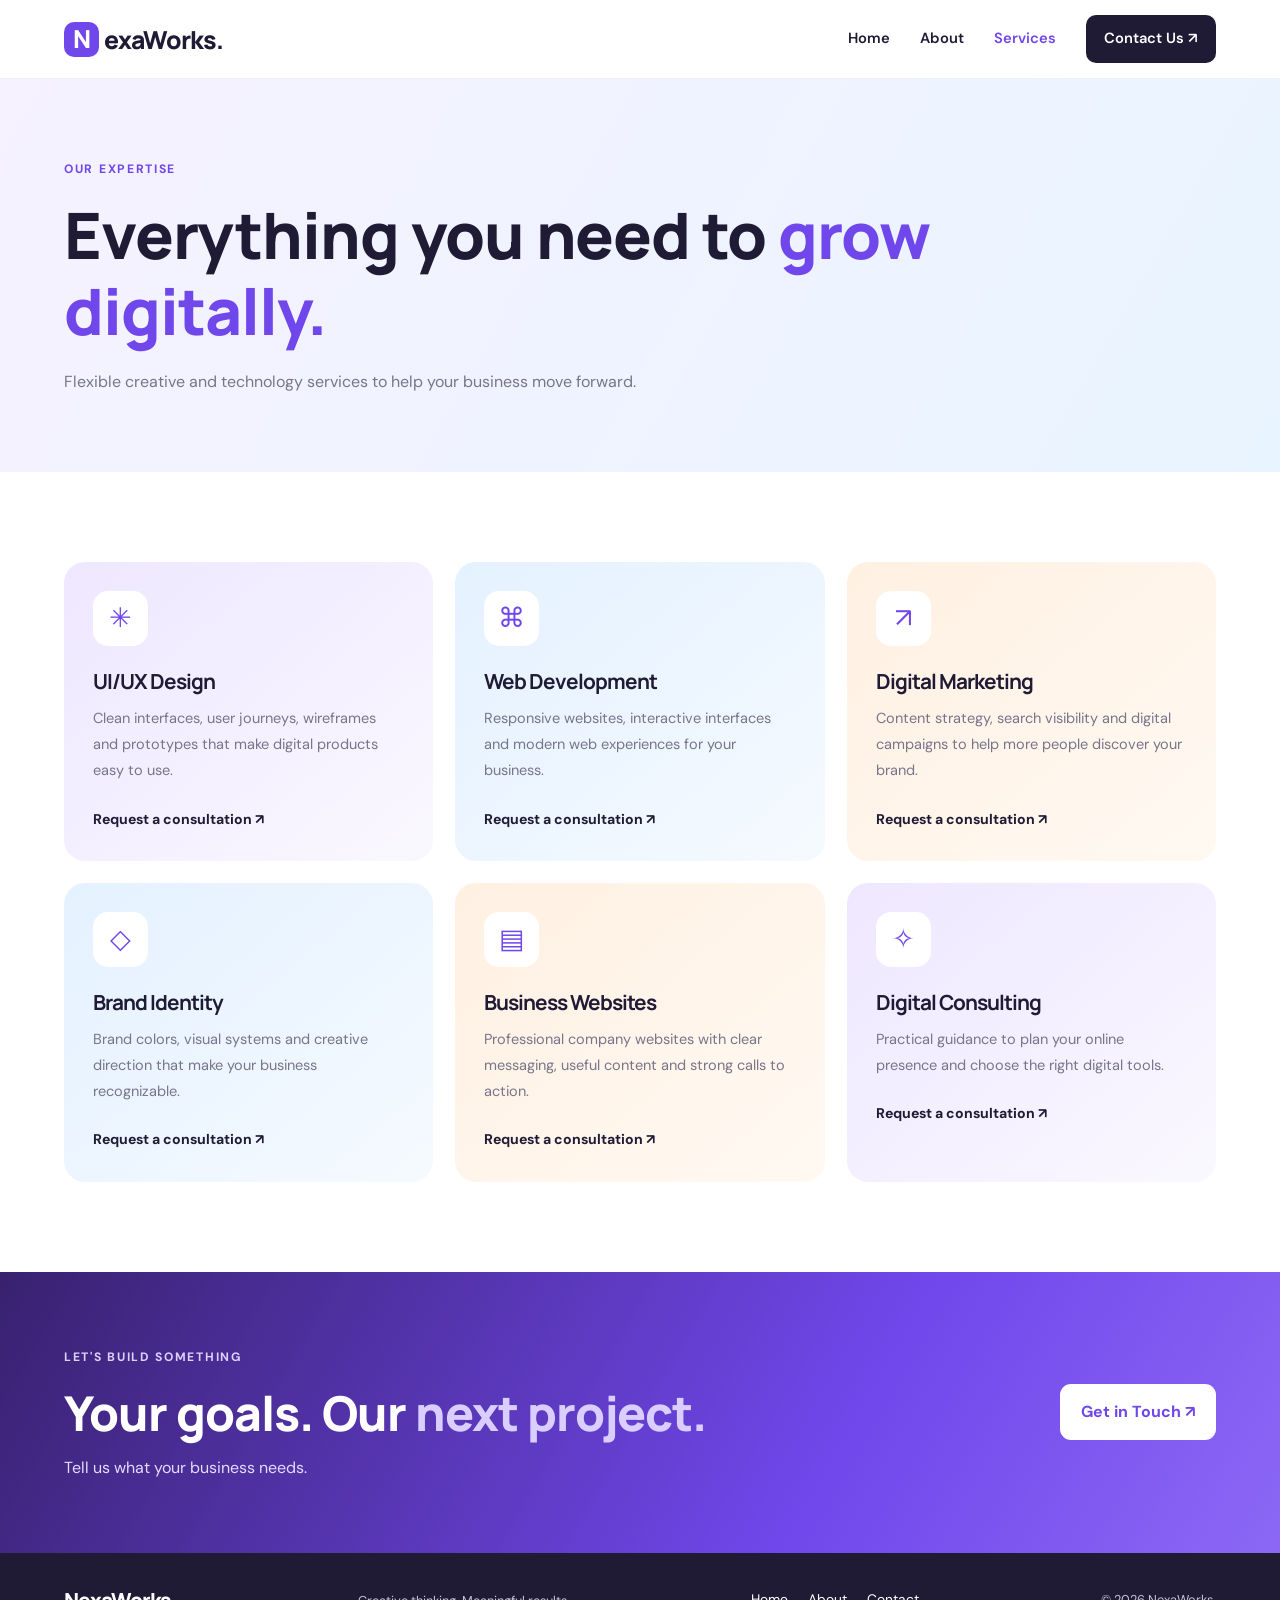
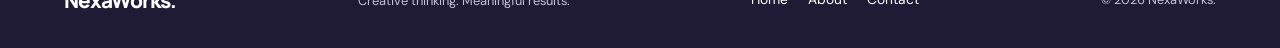
<file: services.html>
<!DOCTYPE html>
<html lang="en">
<head>
  <meta charset="UTF-8">
  <meta name="viewport" content="width=device-width, initial-scale=1.0">
  <title>Services | NexaWorks</title>
  <link rel="stylesheet" href="style.css">
  <script src="script.js" defer></script>
</head>
<body>
  <header class="header">
    <nav class="navbar container" aria-label="Main navigation">
      <a class="logo" href="index.html"><span>N</span>exaWorks.</a>
      <button class="menu-toggle" id="menuToggle" aria-label="Open menu" aria-expanded="false" aria-controls="navLinks">☰</button>
      <div class="nav-links" id="navLinks">
        <a href="index.html">Home</a><a href="about.html">About</a>
        <a class="active" href="services.html">Services</a><a class="nav-cta" href="contact.html">Contact Us ↗</a>
      </div>
    </nav>
  </header>

  <main>
    <section class="page-hero">
      <div class="container">
        <span class="eyebrow">OUR EXPERTISE</span>
        <h1>Everything you need to <span>grow digitally.</span></h1>
        <p>Flexible creative and technology services to help your business move forward.</p>
      </div>
    </section>

    <section class="section">
      <div class="container">
        <div class="card-grid">
          <article class="service-card purple">
            <div class="service-icon">✳</div><h3>UI/UX Design</h3>
            <p>Clean interfaces, user journeys, wireframes and prototypes that make digital products easy to use.</p>
            <a href="contact.html">Request a consultation ↗</a>
          </article>
          <article class="service-card blue">
            <div class="service-icon">⌘</div><h3>Web Development</h3>
            <p>Responsive websites, interactive interfaces and modern web experiences for your business.</p>
            <a href="contact.html">Request a consultation ↗</a>
          </article>
          <article class="service-card orange">
            <div class="service-icon">↗</div><h3>Digital Marketing</h3>
            <p>Content strategy, search visibility and digital campaigns to help more people discover your brand.</p>
            <a href="contact.html">Request a consultation ↗</a>
          </article>
          <article class="service-card blue">
            <div class="service-icon">◇</div><h3>Brand Identity</h3>
            <p>Brand colors, visual systems and creative direction that make your business recognizable.</p>
            <a href="contact.html">Request a consultation ↗</a>
          </article>
          <article class="service-card orange">
            <div class="service-icon">▤</div><h3>Business Websites</h3>
            <p>Professional company websites with clear messaging, useful content and strong calls to action.</p>
            <a href="contact.html">Request a consultation ↗</a>
          </article>
          <article class="service-card purple">
            <div class="service-icon">✧</div><h3>Digital Consulting</h3>
            <p>Practical guidance to plan your online presence and choose the right digital tools.</p>
            <a href="contact.html">Request a consultation ↗</a>
          </article>
        </div>
      </div>
    </section>

    <section class="home-cta"><div class="container cta-inner">
      <div><span class="eyebrow">LET'S BUILD SOMETHING</span><h2>Your goals. Our <span>next project.</span></h2><p>Tell us what your business needs.</p></div>
      <a class="btn btn-light" href="contact.html">Get in Touch ↗</a>
    </div></section>
  </main>

  <footer class="footer"><div class="container footer-inner">
    <a class="logo footer-logo" href="index.html">NexaWorks.</a><p>Creative thinking. Meaningful results.</p>
    <div class="footer-links"><a href="index.html">Home</a><a href="about.html">About</a><a href="contact.html">Contact</a></div>
    <small>© <span class="year"></span> NexaWorks.</small>
  </div></footer>
</body>
</html>
</file>
<file: style.css>
@import url('https://fonts.googleapis.com/css2?family=DM+Sans:wght@400;500;600;700&family=Manrope:wght@400;500;600;700;800&display=swap');

:root {
  --purple: #7047eb;
  --ink: #201b35;
  --muted: #77758a;
  --light: #f8f7ff;
}
* { box-sizing: border-box; margin: 0; padding: 0; }
html { scroll-behavior: smooth; scroll-padding-top: 85px; }
body { font-family: "DM Sans", sans-serif; color: var(--ink); line-height: 1.7; }
a { text-decoration: none; color: inherit; }
img { display: block; max-width: 100%; }
button, input, select, textarea { font: inherit; }
.container { width: min(1160px, 90%); margin: auto; }
.section { padding: 90px 0; }
h1, h2, h3, .logo { font-family: "Manrope", sans-serif; line-height: 1.2; letter-spacing: -1px; }
h1 { font-size: clamp(2.5rem, 5vw, 4.4rem); font-weight: 800; }
h2 { font-size: clamp(2rem, 4vw, 3rem); font-weight: 800; }
h1 span, h2 span { color: var(--purple); }
p { line-height: 1.8; }
.muted { color: var(--muted); margin-top: 18px; }
.eyebrow { color: var(--purple); font-size: .76rem; font-weight: 700; letter-spacing: 1.7px; display: inline-block; margin-bottom: 17px; }
.header { position: sticky; top: 0; z-index: 10; background: #ffffffed; backdrop-filter: blur(12px); border-bottom: 1px solid #efedf6; }
.navbar { min-height: 78px; display: flex; align-items: center; justify-content: space-between; gap: 20px; }
.logo { font-size: 1.55rem; font-weight: 800; white-space: nowrap; }
.logo > span:first-child { display: inline-grid; place-items: center; width: 35px; height: 35px; border-radius: 10px; color: white; background: var(--purple); margin-right: 5px; }
.nav-links { display: flex; align-items: center; gap: 30px; font-weight: 600; font-size: .92rem; }
.nav-links a:hover, .nav-links a.active { color: var(--purple); }
.nav-links .nav-cta { padding: 11px 18px; background: var(--ink); color: white; border-radius: 10px; }
.nav-links .nav-cta:hover { background: var(--purple); }
.menu-toggle { display: none; border: 0; background: #f0ebff; padding: 7px 12px; border-radius: 8px; font-size: 1.4rem; cursor: pointer; }
.hero { background: linear-gradient(120deg,#faf8ff,#eeebff 60%,#e7f4ff); padding: 85px 0; overflow: hidden; }
.hero-grid { display: grid; grid-template-columns: 1fr 1fr; gap: 60px; align-items: center; }
.hero p { color: var(--muted); max-width: 550px; margin-top: 22px; font-size: 1.04rem; }
.hero-actions { display: flex; align-items: center; gap: 23px; flex-wrap: wrap; margin-top: 30px; }
.btn { display: inline-flex; justify-content: center; align-items: center; gap: 12px; border: 0; border-radius: 11px; padding: 14px 21px; font-weight: 700; cursor: pointer; transition: .25s; }
.btn:hover { transform: translateY(-3px); box-shadow: 0 10px 25px #35205d25; }
.btn-primary { color: white; background: linear-gradient(130deg,#8257f4,#5932d0); }
.btn-light { background: white; color: var(--purple); white-space: nowrap; }
.text-link { font-weight: 700; font-size: .9rem; }
.text-link:hover { color: var(--purple); }
.hero-visual { position: relative; }
.hero-visual > img { width: 100%; height: 430px; object-fit: cover; border-radius: 130px 130px 22px 22px; box-shadow: 0 20px 50px #3d2b7020; }
.image-badge { position: absolute; bottom: 25px; left: -20px; padding: 16px 22px; background: white; border-radius: 13px; box-shadow: 0 12px 35px #35205d20; }
.image-badge small { color: var(--muted); }
.trust-note { margin-top: 35px; color: var(--muted); font-size: .88rem; }
.stats { border-bottom: 1px solid #efedf5; }
.stats-grid { display: grid; grid-template-columns: repeat(4,1fr); padding: 30px 0; }
.stats-grid > div { text-align: center; border-right: 1px solid #eeebf5; }
.stats-grid > div:last-child { border: 0; }
.stats-grid strong, .stats-grid span { display: block; }
.stats-grid strong { font: 800 2rem "Manrope",sans-serif; color: var(--purple); }
.stats-grid span { font-size: .86rem; color: var(--muted); }
.section-heading { display: flex; align-items: end; justify-content: space-between; gap: 30px; margin-bottom: 38px; }
.card-grid { display: grid; grid-template-columns: repeat(3,1fr); gap: 22px; }
.service-card { padding: 29px; border-radius: 21px; transition: transform .25s, box-shadow .25s; }
.service-card:hover { transform: translateY(-7px); box-shadow: 0 18px 45px #39215e14; }
.purple { background: linear-gradient(140deg,#eee7ff,#faf8ff); }
.blue { background: linear-gradient(140deg,#e4f1ff,#f5faff); }
.orange { background: linear-gradient(140deg,#fff0e2,#fff9f2); }
.service-icon { display: grid; place-items: center; width: 55px; height: 55px; border-radius: 15px; background: white; color: var(--purple); font-size: 1.7rem; margin-bottom: 23px; }
.service-card h3 { font-size: 1.3rem; margin-bottom: 12px; }
.service-card p { color: var(--muted); font-size: .91rem; margin-bottom: 20px; }
.service-card a { font-size: .88rem; font-weight: 700; }
.service-card a:hover { color: var(--purple); }
.home-cta { padding: 70px 0; color: white; background: linear-gradient(120deg,#39216f,#7047eb 65%,#8c68f5); }
.cta-inner { display: flex; justify-content: space-between; align-items: center; gap: 30px; }
.cta-inner .eyebrow { color: #ddd0ff; }
.cta-inner h2 span { color: #d9ceff; }
.cta-inner p { margin-top: 12px; color: #e3dcff; }
.page-hero { padding: 75px 0; background: linear-gradient(120deg,#f6f2ff,#e8f4ff); }
.page-hero h1 { max-width: 900px; }
.page-hero p { margin-top: 18px; color: var(--muted); max-width: 620px; }
.about-grid { display: grid; grid-template-columns: 1fr 1fr; align-items: center; gap: 65px; }
.about-photo { width: 100%; height: 410px; object-fit: cover; border-radius: 22px; }
.top-gap { margin-top: 25px; }
.soft-bg { background: #f8f7ff; }
.contact-grid { display: grid; grid-template-columns: .9fr 1.1fr; gap: 70px; align-items: start; }
.contact-detail { display: flex; gap: 14px; align-items: center; margin-top: 25px; }
.contact-detail > span { display: grid; place-items: center; width: 45px; height: 45px; border-radius: 13px; background: #eee8ff; color: var(--purple); font-size: 1.3rem; }
.contact-detail small, .contact-detail strong { display: block; }
.contact-detail small { color: var(--muted); font-size: .72rem; }
.contact-detail strong { font-size: .91rem; overflow-wrap: anywhere; }
.contact-photo { width: 100%; height: 200px; object-fit: cover; border-radius: 17px; margin-top: 30px; }
.contact-form { padding: 30px; border-radius: 21px; border: 1px solid #efedf5; box-shadow: 0 15px 45px #35205d0d; }
.contact-form label { display: block; font-size: .86rem; font-weight: 700; margin: 16px 0 7px; }
.contact-form label:first-child { margin-top: 0; }
.contact-form input, .contact-form textarea, .contact-form select { width: 100%; padding: 12px 13px; border: 1px solid #e6e2f0; border-radius: 9px; background: #fbfaff; outline: none; color: var(--ink); }
.contact-form input:focus, .contact-form textarea:focus, .contact-form select:focus { border-color: var(--purple); box-shadow: 0 0 0 3px #7047eb18; }
.contact-form textarea { resize: vertical; }
.form-button { width: 100%; margin-top: 20px; }
.form-message { margin-top: 12px; font-size: .87rem; overflow-wrap: anywhere; }
.form-message.success { color: #13814f; }
.footer { background: #201b35; color: white; padding: 35px 0; }
.footer-inner { display: flex; align-items: center; justify-content: space-between; flex-wrap: wrap; gap: 20px; }
.footer-inner p, .footer-inner small { color: #c7c1d9; font-size: .8rem; }
.footer-logo { font-size: 1.3rem; }
.footer-links { display: flex; gap: 20px; font-size: .86rem; }
.footer-links a:hover { color: #c9b9ff; }

@media(max-width:850px) {
  .hero-grid { gap: 30px; }
  .hero-visual > img { height: 350px; }
  .card-grid { grid-template-columns: repeat(2,1fr); }
  .contact-grid, .about-grid { gap: 35px; }
  .nav-links { gap: 18px; }
}
@media(max-width:650px) {
  .container { width: 90%; }
  .section { padding: 62px 0; }
  .navbar { min-height: 70px; }
  .menu-toggle { display: block; }
  .nav-links { display: none; position: absolute; top: 70px; left: 0; right: 0; padding: 18px 5%; background: white; border-bottom: 1px solid #eee9f7; box-shadow: 0 15px 20px #201b3510; flex-direction: column; align-items: stretch; gap: 0; }
  .nav-links.open { display: flex; }
  .nav-links > a { padding: 12px 10px; }
  .nav-links .nav-cta { text-align: center; margin-top: 8px; }
  .hero { padding: 55px 0 65px; }
  .hero-grid, .about-grid, .contact-grid { grid-template-columns: 1fr; gap: 35px; }
  h1 { font-size: clamp(2.5rem,11vw,3.5rem); }
  h2 { font-size: clamp(2rem,9vw,2.6rem); }
  .hero-visual > img { height: 300px; border-radius: 90px 90px 20px 20px; }
  .image-badge { left: -5px; bottom: 15px; }
  .stats-grid { grid-template-columns: repeat(2,1fr); gap: 0; }
  .stats-grid > div { padding: 15px 5px; border-bottom: 1px solid #eeebf5; }
  .stats-grid > div:nth-child(even) { border-right: 0; }
  .stats-grid > div:nth-child(n+3) { border-bottom: 0; }
  .section-heading { display: block; }
  .section-heading > .text-link { display: inline-block; margin-top: 18px; }
  .card-grid { grid-template-columns: 1fr; }
  .cta-inner { align-items: flex-start; flex-direction: column; }
  .contact-form { padding: 22px 18px; }
  .footer-inner { align-items: flex-start; flex-direction: column; }
}
@media(prefers-reduced-motion:reduce) {
  *,*::before,*::after { scroll-behavior: auto !important; transition-duration: .01ms !important; }
}
</file>
